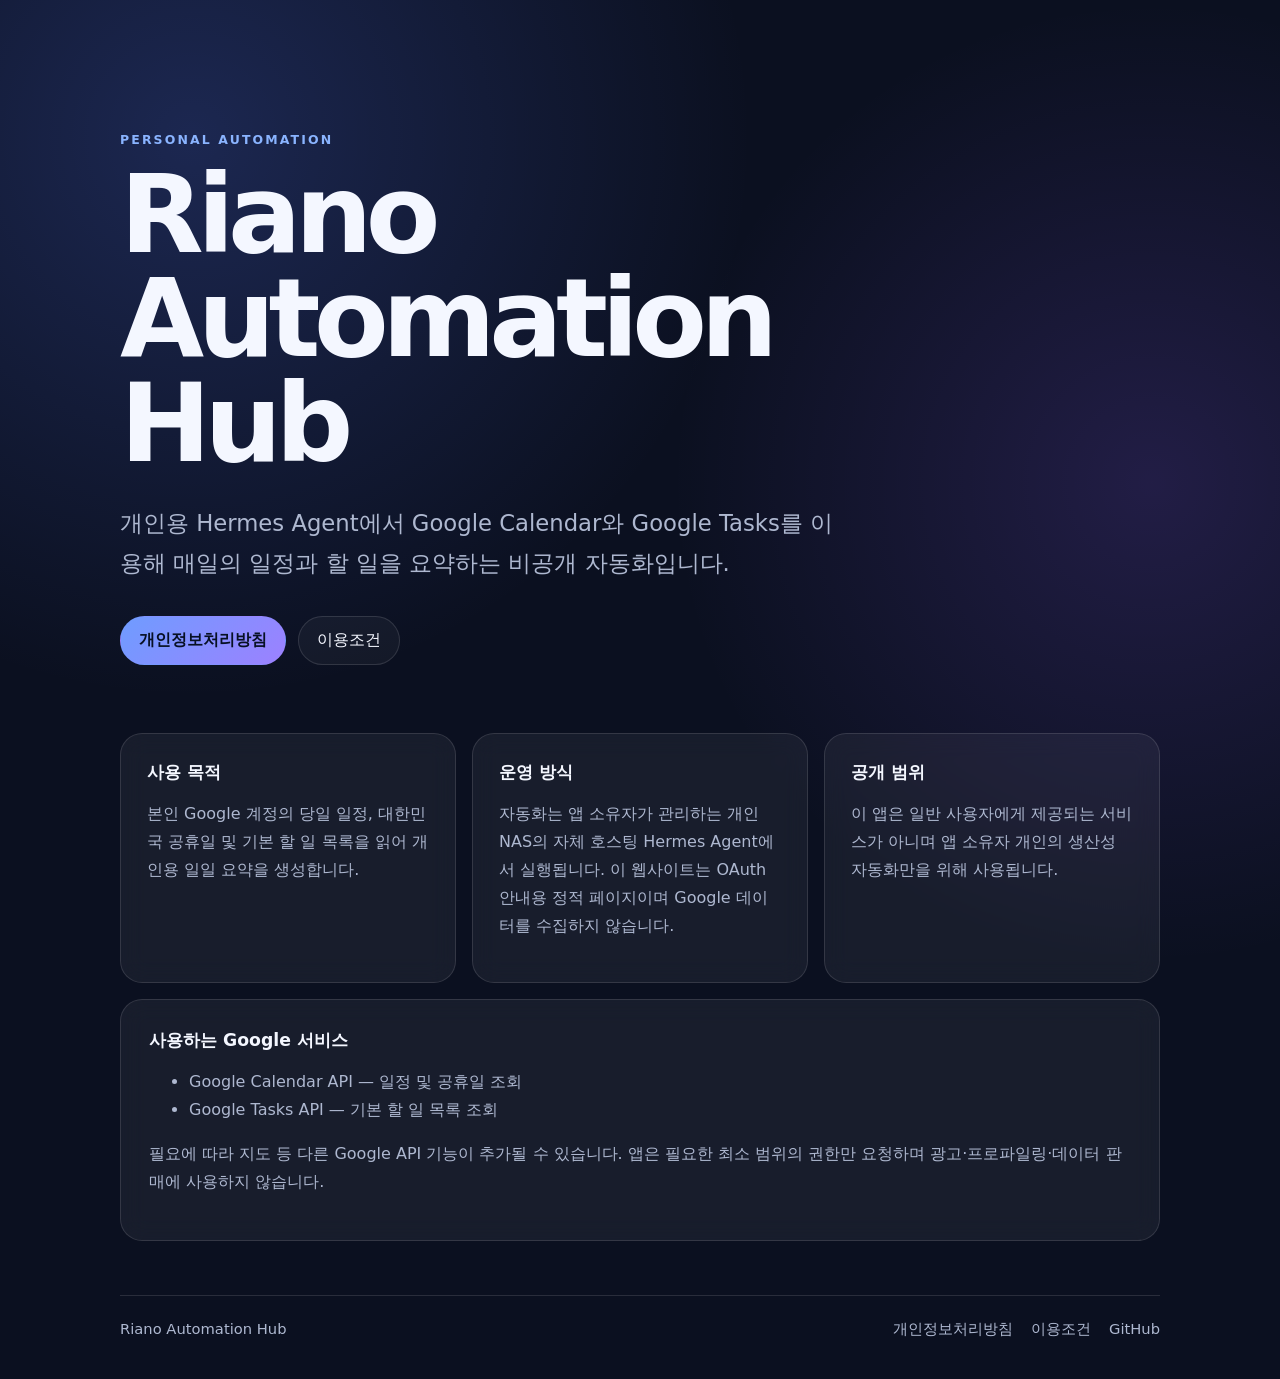
<file: index.html>
<!doctype html>
<html lang="ko">
<head>
  <meta charset="utf-8">
  <meta name="viewport" content="width=device-width, initial-scale=1">
  <meta name="description" content="Riano Automation Hub는 개인용 Hermes Agent가 Google Calendar와 Google Tasks를 읽어 일일 일정 요약을 만드는 자동화입니다.">
  <title>Riano Automation Hub</title>
  <link rel="stylesheet" href="style.css">
</head>
<body>
  <main class="shell">
    <section class="hero">
      <span class="eyebrow">PERSONAL AUTOMATION</span>
      <h1>Riano Automation Hub</h1>
      <p class="lead">개인용 Hermes Agent에서 Google Calendar와 Google Tasks를 이용해 매일의 일정과 할 일을 요약하는 비공개 자동화입니다.</p>
      <div class="actions">
        <a class="button primary" href="privacy.html">개인정보처리방침</a>
        <a class="button" href="terms.html">이용조건</a>
      </div>
    </section>

    <section class="grid" aria-label="주요 기능">
      <article class="card">
        <h2>사용 목적</h2>
        <p>본인 Google 계정의 당일 일정, 대한민국 공휴일 및 기본 할 일 목록을 읽어 개인용 일일 요약을 생성합니다.</p>
      </article>
      <article class="card">
        <h2>운영 방식</h2>
        <p>자동화는 앱 소유자가 관리하는 개인 NAS의 자체 호스팅 Hermes Agent에서 실행됩니다. 이 웹사이트는 OAuth 안내용 정적 페이지이며 Google 데이터를 수집하지 않습니다.</p>
      </article>
      <article class="card">
        <h2>공개 범위</h2>
        <p>이 앱은 일반 사용자에게 제공되는 서비스가 아니며 앱 소유자 개인의 생산성 자동화만을 위해 사용됩니다.</p>
      </article>
    </section>

    <section class="details">
      <h2>사용하는 Google 서비스</h2>
      <ul>
        <li>Google Calendar API — 일정 및 공휴일 조회</li>
        <li>Google Tasks API — 기본 할 일 목록 조회</li>
      </ul>
      <p>필요에 따라 지도 등 다른 Google API 기능이 추가될 수 있습니다. 앱은 필요한 최소 범위의 권한만 요청하며 광고·프로파일링·데이터 판매에 사용하지 않습니다.</p>
    </section>

    <footer>
      <span>Riano Automation Hub</span>
      <nav aria-label="법적 문서">
        <a href="privacy.html">개인정보처리방침</a>
        <a href="terms.html">이용조건</a>
        <a href="https://github.com/lhhriano/hermes-google-api">GitHub</a>
      </nav>
    </footer>
  </main>
</body>
</html>
</file>
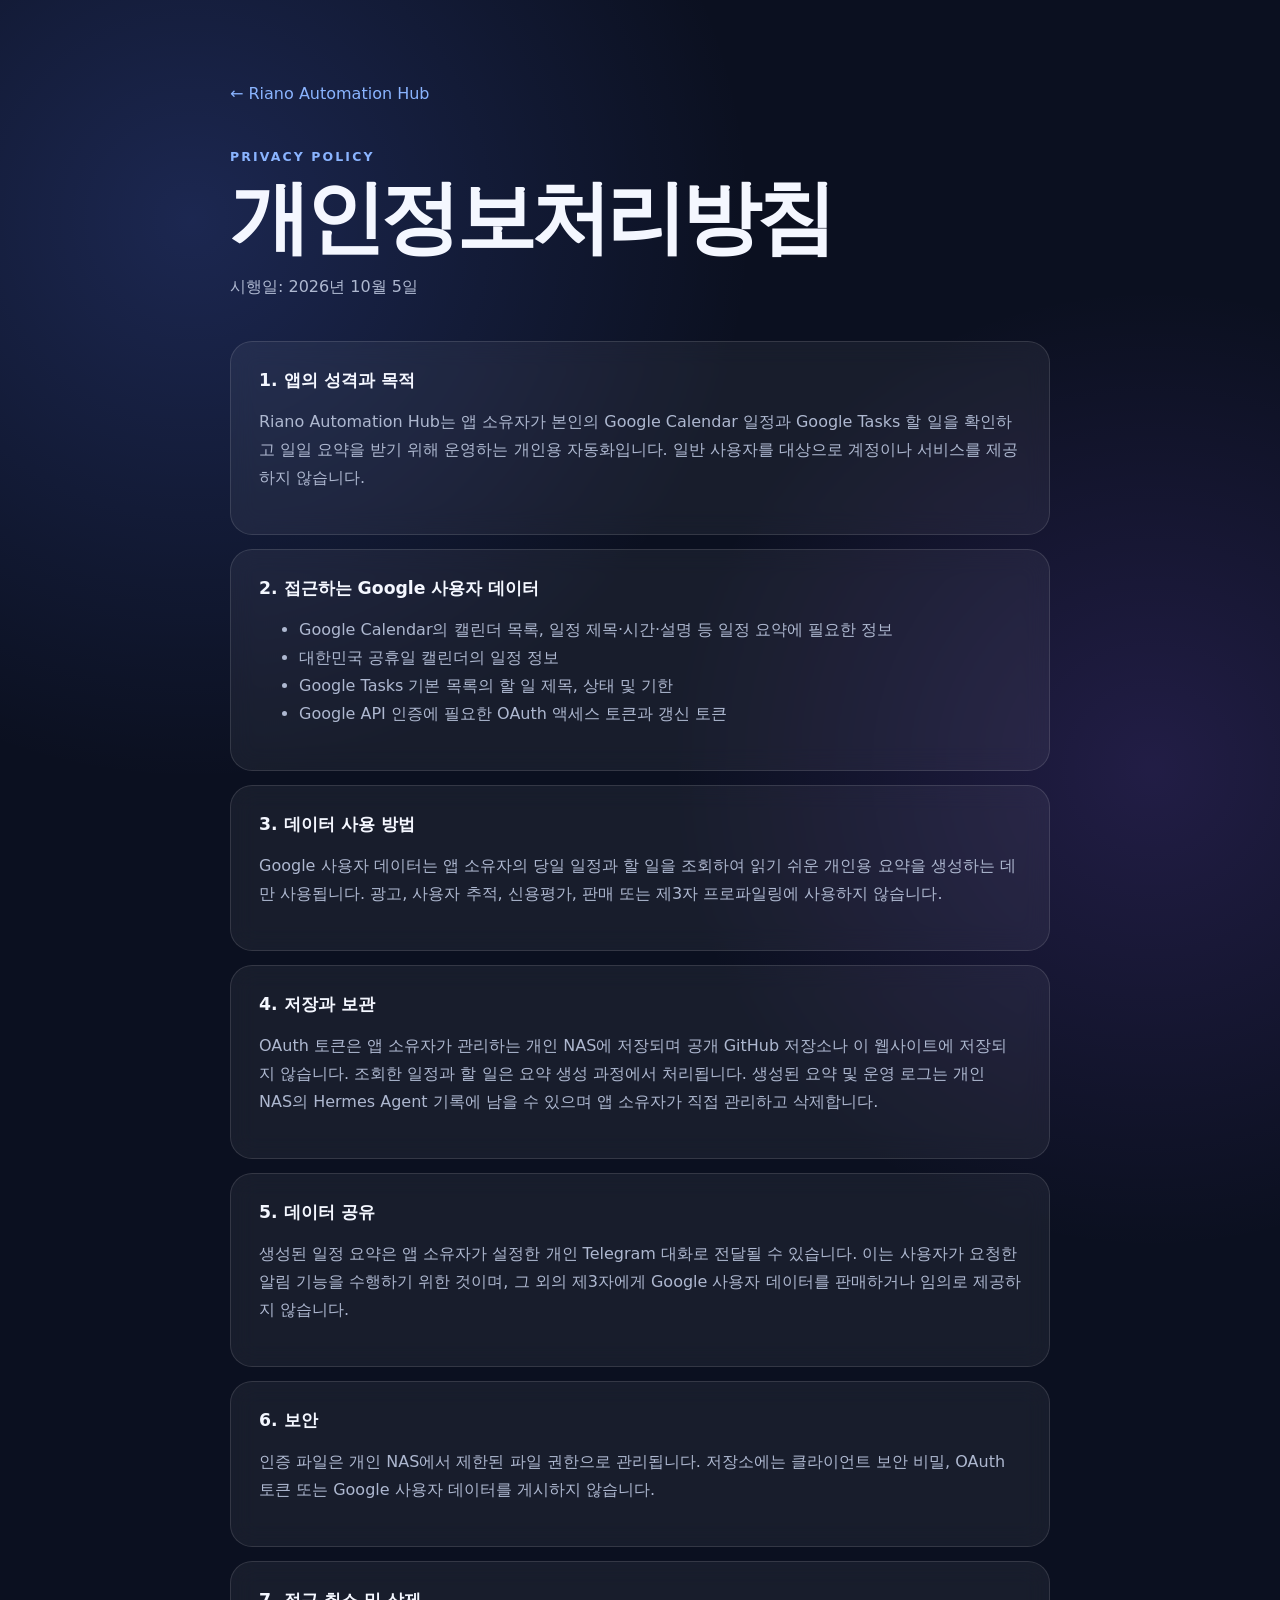
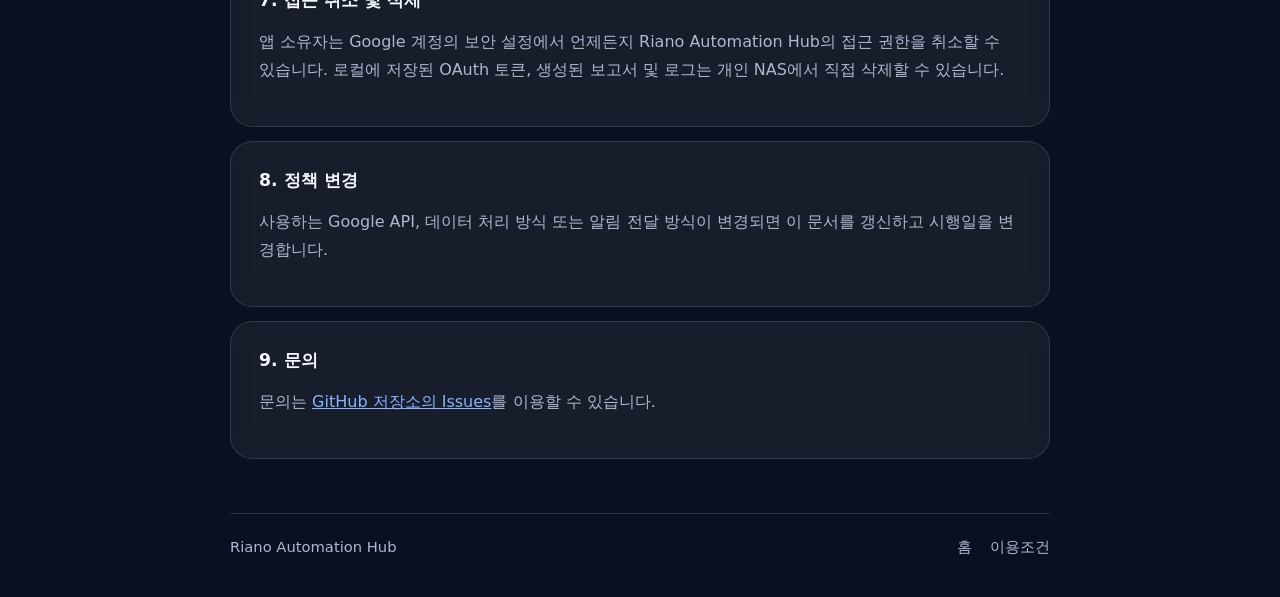
<file: privacy.html>
<!doctype html>
<html lang="ko">
<head>
  <meta charset="utf-8">
  <meta name="viewport" content="width=device-width, initial-scale=1">
  <meta name="description" content="Riano Automation Hub 개인정보처리방침">
  <title>개인정보처리방침 · Riano Automation Hub</title>
  <link rel="stylesheet" href="style.css">
</head>
<body>
  <main class="shell document">
    <header class="document-header">
      <a class="back" href="index.html">← Riano Automation Hub</a>
      <span class="eyebrow">PRIVACY POLICY</span>
      <h1>개인정보처리방침</h1>
      <p>시행일: 2026년 10월 5일</p>
    </header>

    <section>
      <h2>1. 앱의 성격과 목적</h2>
      <p>Riano Automation Hub는 앱 소유자가 본인의 Google Calendar 일정과 Google Tasks 할 일을 확인하고 일일 요약을 받기 위해 운영하는 개인용 자동화입니다. 일반 사용자를 대상으로 계정이나 서비스를 제공하지 않습니다.</p>
    </section>

    <section>
      <h2>2. 접근하는 Google 사용자 데이터</h2>
      <ul>
        <li>Google Calendar의 캘린더 목록, 일정 제목·시간·설명 등 일정 요약에 필요한 정보</li>
        <li>대한민국 공휴일 캘린더의 일정 정보</li>
        <li>Google Tasks 기본 목록의 할 일 제목, 상태 및 기한</li>
        <li>Google API 인증에 필요한 OAuth 액세스 토큰과 갱신 토큰</li>
      </ul>
    </section>

    <section>
      <h2>3. 데이터 사용 방법</h2>
      <p>Google 사용자 데이터는 앱 소유자의 당일 일정과 할 일을 조회하여 읽기 쉬운 개인용 요약을 생성하는 데만 사용됩니다. 광고, 사용자 추적, 신용평가, 판매 또는 제3자 프로파일링에 사용하지 않습니다.</p>
    </section>

    <section>
      <h2>4. 저장과 보관</h2>
      <p>OAuth 토큰은 앱 소유자가 관리하는 개인 NAS에 저장되며 공개 GitHub 저장소나 이 웹사이트에 저장되지 않습니다. 조회한 일정과 할 일은 요약 생성 과정에서 처리됩니다. 생성된 요약 및 운영 로그는 개인 NAS의 Hermes Agent 기록에 남을 수 있으며 앱 소유자가 직접 관리하고 삭제합니다.</p>
    </section>

    <section>
      <h2>5. 데이터 공유</h2>
      <p>생성된 일정 요약은 앱 소유자가 설정한 개인 Telegram 대화로 전달될 수 있습니다. 이는 사용자가 요청한 알림 기능을 수행하기 위한 것이며, 그 외의 제3자에게 Google 사용자 데이터를 판매하거나 임의로 제공하지 않습니다.</p>
    </section>

    <section>
      <h2>6. 보안</h2>
      <p>인증 파일은 개인 NAS에서 제한된 파일 권한으로 관리됩니다. 저장소에는 클라이언트 보안 비밀, OAuth 토큰 또는 Google 사용자 데이터를 게시하지 않습니다.</p>
    </section>

    <section>
      <h2>7. 접근 취소 및 삭제</h2>
      <p>앱 소유자는 Google 계정의 보안 설정에서 언제든지 Riano Automation Hub의 접근 권한을 취소할 수 있습니다. 로컬에 저장된 OAuth 토큰, 생성된 보고서 및 로그는 개인 NAS에서 직접 삭제할 수 있습니다.</p>
    </section>

    <section>
      <h2>8. 정책 변경</h2>
      <p>사용하는 Google API, 데이터 처리 방식 또는 알림 전달 방식이 변경되면 이 문서를 갱신하고 시행일을 변경합니다.</p>
    </section>

    <section>
      <h2>9. 문의</h2>
      <p>문의는 <a href="https://github.com/lhhriano/hermes-google-api/issues">GitHub 저장소의 Issues</a>를 이용할 수 있습니다.</p>
    </section>

    <footer>
      <span>Riano Automation Hub</span>
      <nav><a href="index.html">홈</a><a href="terms.html">이용조건</a></nav>
    </footer>
  </main>
</body>
</html>
</file>
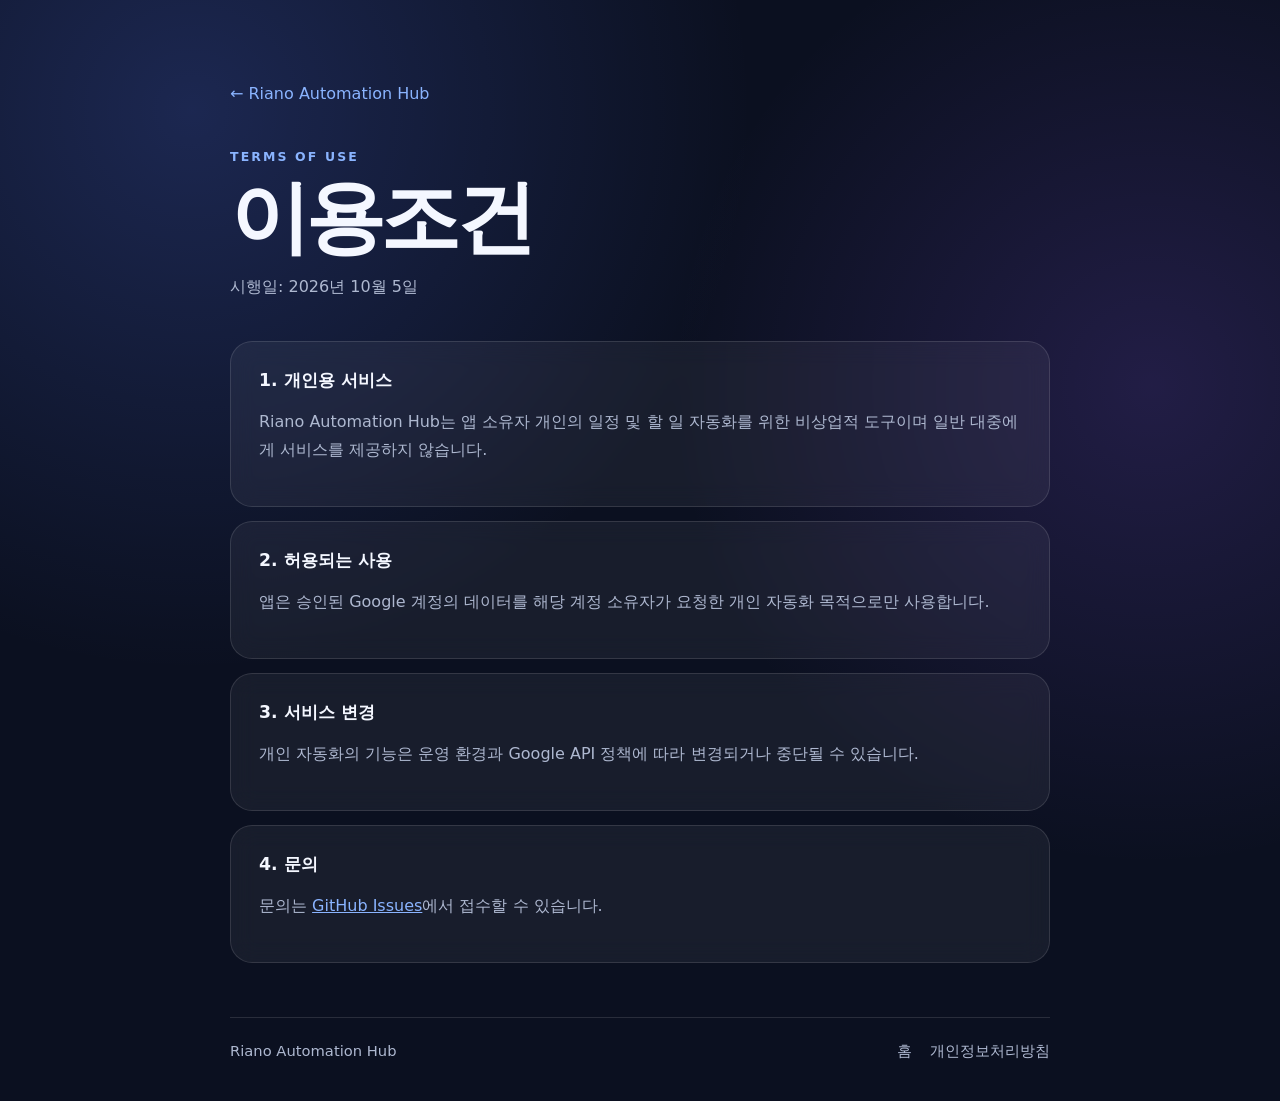
<file: terms.html>
<!doctype html>
<html lang="ko">
<head>
  <meta charset="utf-8">
  <meta name="viewport" content="width=device-width, initial-scale=1">
  <meta name="description" content="Riano Automation Hub 이용조건">
  <title>이용조건 · Riano Automation Hub</title>
  <link rel="stylesheet" href="style.css">
</head>
<body>
  <main class="shell document">
    <header class="document-header">
      <a class="back" href="index.html">← Riano Automation Hub</a>
      <span class="eyebrow">TERMS OF USE</span>
      <h1>이용조건</h1>
      <p>시행일: 2026년 10월 5일</p>
    </header>

    <section>
      <h2>1. 개인용 서비스</h2>
      <p>Riano Automation Hub는 앱 소유자 개인의 일정 및 할 일 자동화를 위한 비상업적 도구이며 일반 대중에게 서비스를 제공하지 않습니다.</p>
    </section>
    <section>
      <h2>2. 허용되는 사용</h2>
      <p>앱은 승인된 Google 계정의 데이터를 해당 계정 소유자가 요청한 개인 자동화 목적으로만 사용합니다.</p>
    </section>
    <section>
      <h2>3. 서비스 변경</h2>
      <p>개인 자동화의 기능은 운영 환경과 Google API 정책에 따라 변경되거나 중단될 수 있습니다.</p>
    </section>
    <section>
      <h2>4. 문의</h2>
      <p>문의는 <a href="https://github.com/lhhriano/hermes-google-api/issues">GitHub Issues</a>에서 접수할 수 있습니다.</p>
    </section>

    <footer>
      <span>Riano Automation Hub</span>
      <nav><a href="index.html">홈</a><a href="privacy.html">개인정보처리방침</a></nav>
    </footer>
  </main>
</body>
</html>
</file>
<file: style.css>
:root {
  color-scheme: dark;
  --bg: #0b1020;
  --panel: rgba(255,255,255,.055);
  --line: rgba(255,255,255,.12);
  --text: #f4f7ff;
  --muted: #aeb8d0;
  --accent: #8ab4ff;
  --accent-2: #b8a5ff;
}
* { box-sizing: border-box; }
html { font-family: Inter, ui-sans-serif, system-ui, -apple-system, BlinkMacSystemFont, "Segoe UI", sans-serif; background: var(--bg); color: var(--text); }
body { margin: 0; min-height: 100vh; background:
  radial-gradient(circle at 15% 10%, rgba(88,122,255,.22), transparent 35rem),
  radial-gradient(circle at 90% 35%, rgba(146,94,255,.17), transparent 30rem),
  var(--bg); }
a { color: var(--accent); }
.shell { width: min(1040px, calc(100% - 40px)); margin: 0 auto; padding: 84px 0 40px; }
.hero { max-width: 790px; padding: 48px 0 68px; }
.eyebrow { display: block; margin-bottom: 16px; color: var(--accent); font-size: .78rem; font-weight: 800; letter-spacing: .17em; }
h1 { margin: 0; font-size: clamp(3rem, 9vw, 6.8rem); line-height: .96; letter-spacing: -.06em; }
.lead { max-width: 720px; margin: 28px 0 0; color: var(--muted); font-size: clamp(1.1rem, 2.4vw, 1.42rem); line-height: 1.75; }
.actions { display: flex; flex-wrap: wrap; gap: 12px; margin-top: 32px; }
.button { display: inline-flex; padding: 13px 18px; border: 1px solid var(--line); border-radius: 999px; color: var(--text); text-decoration: none; background: rgba(255,255,255,.04); }
.button.primary { border-color: transparent; background: linear-gradient(135deg, #6f9cff, #9c81ff); color: #071024; font-weight: 800; }
.grid { display: grid; grid-template-columns: repeat(3, 1fr); gap: 16px; }
.card, .details, .document section { border: 1px solid var(--line); border-radius: 22px; background: var(--panel); backdrop-filter: blur(12px); }
.card { padding: 26px; }
.card h2, .details h2, .document section h2 { margin-top: 0; font-size: 1.08rem; }
.card p, .details p, .details li, .document p, .document li { color: var(--muted); line-height: 1.75; }
.details { margin-top: 16px; padding: 28px; }
footer { display: flex; justify-content: space-between; gap: 24px; margin-top: 54px; padding-top: 24px; border-top: 1px solid var(--line); color: var(--muted); font-size: .92rem; }
footer nav { display: flex; flex-wrap: wrap; gap: 18px; }
footer a { color: var(--muted); text-decoration: none; }
.document { max-width: 820px; }
.document-header { margin-bottom: 40px; }
.document-header h1 { margin-top: 14px; font-size: clamp(2.8rem, 7vw, 5rem); }
.document-header p { color: var(--muted); }
.back { display: inline-block; margin-bottom: 46px; text-decoration: none; }
.document section { margin: 14px 0; padding: 26px 28px; }
@media (max-width: 760px) {
  .shell { width: min(100% - 28px, 1040px); padding-top: 48px; }
  .hero { padding-top: 28px; }
  .grid { grid-template-columns: 1fr; }
  footer { flex-direction: column; }
}
</file>
